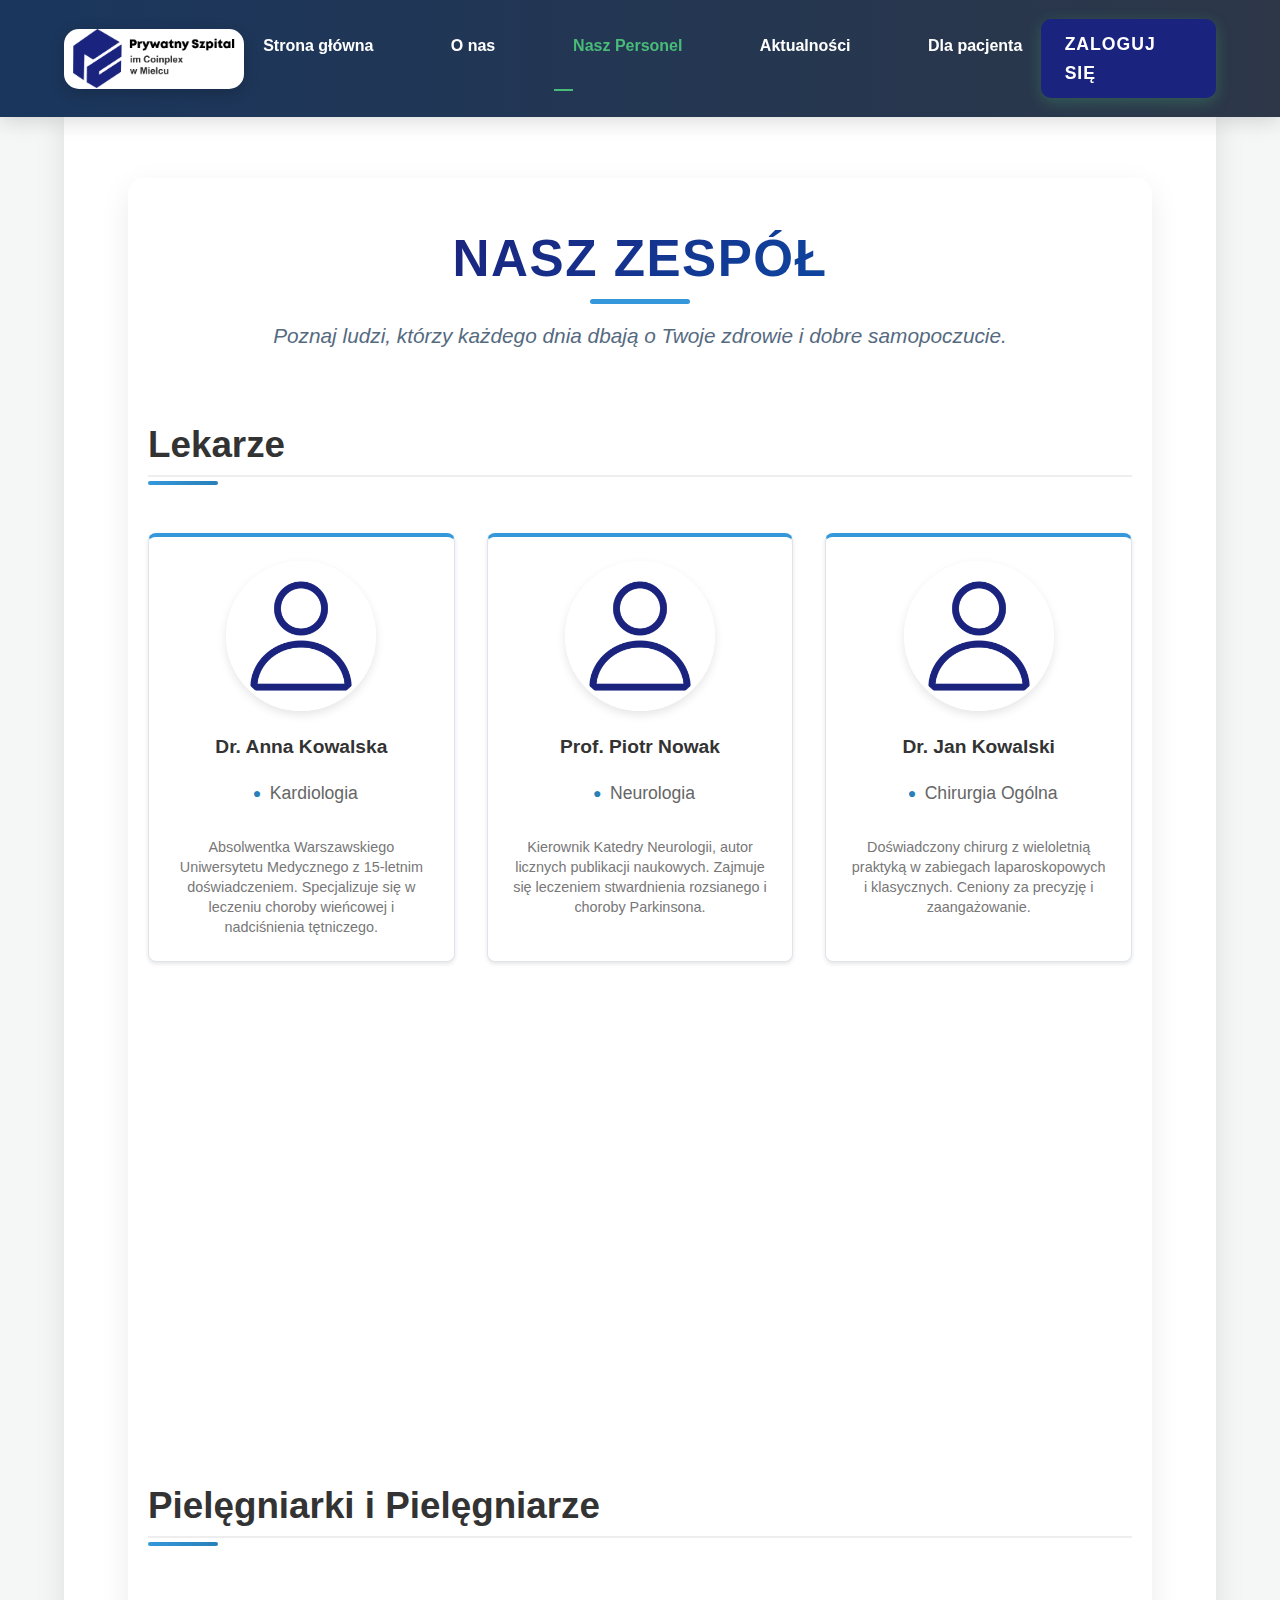
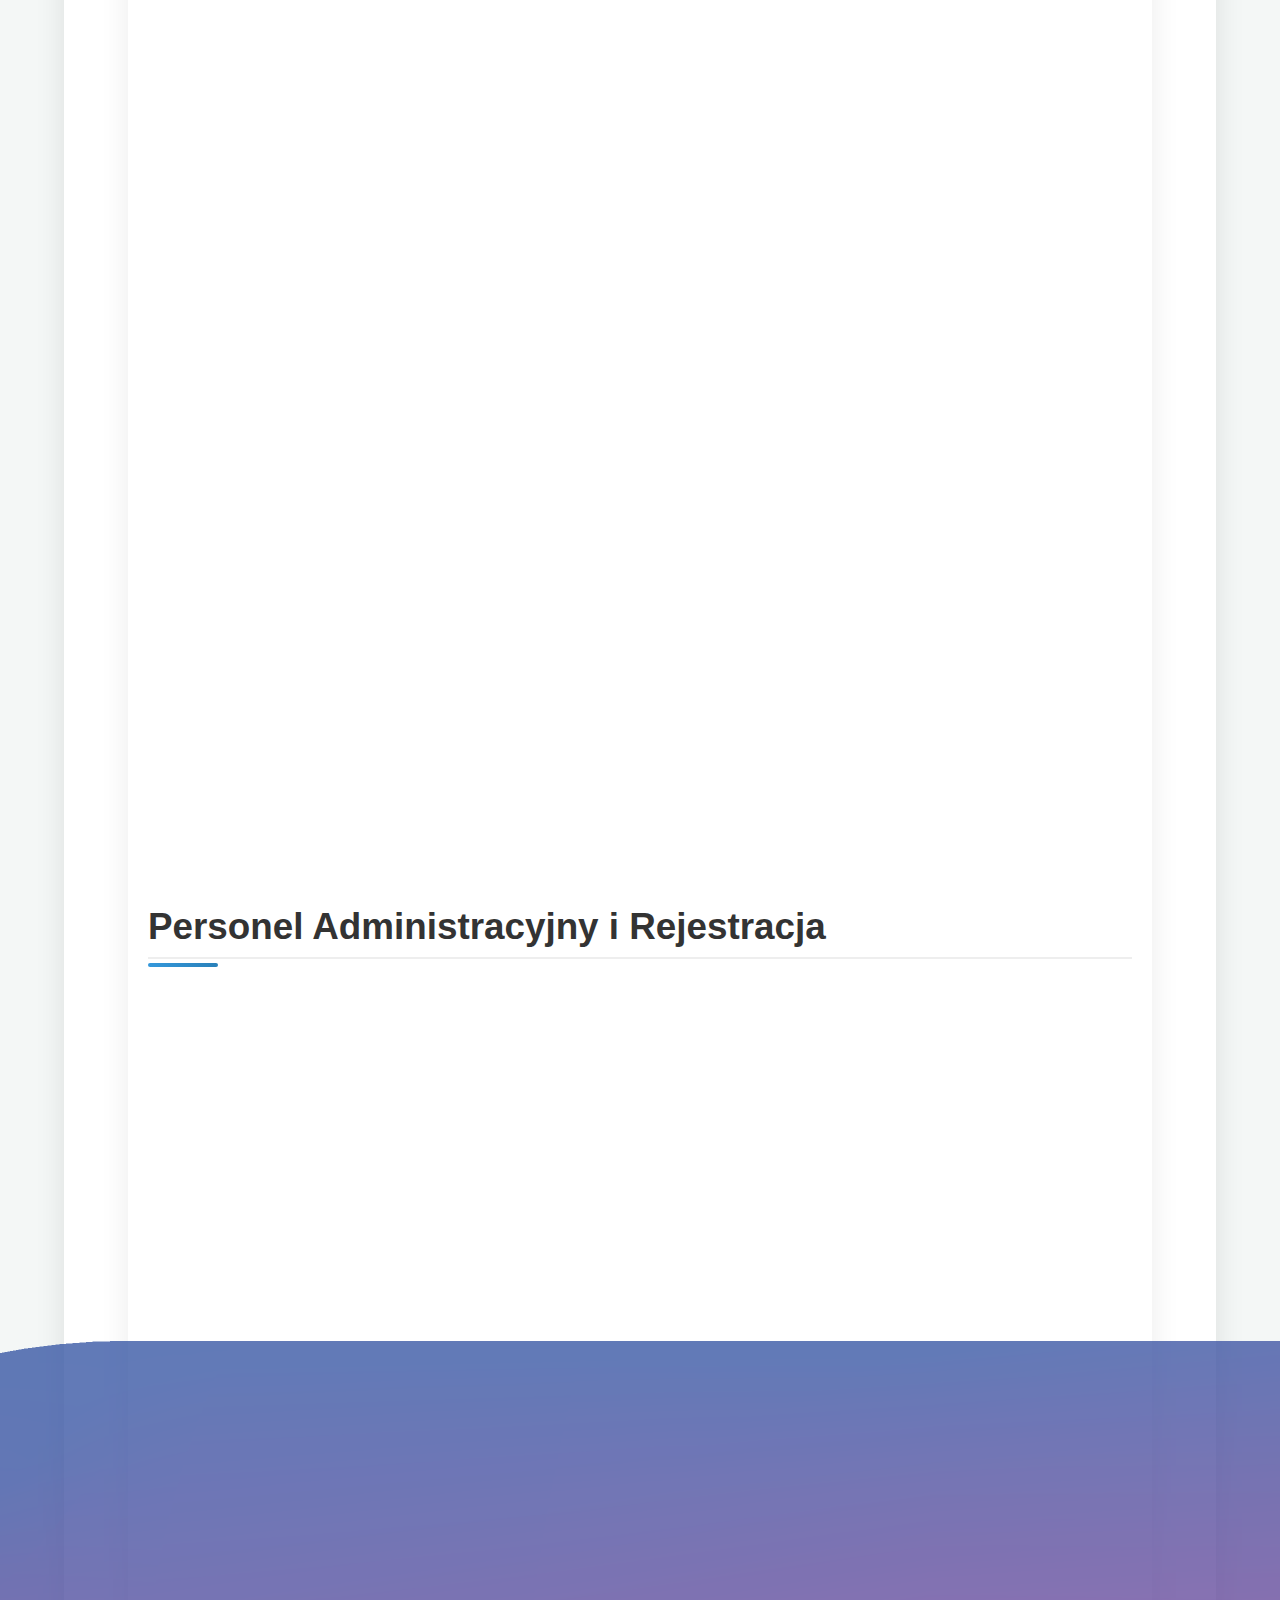
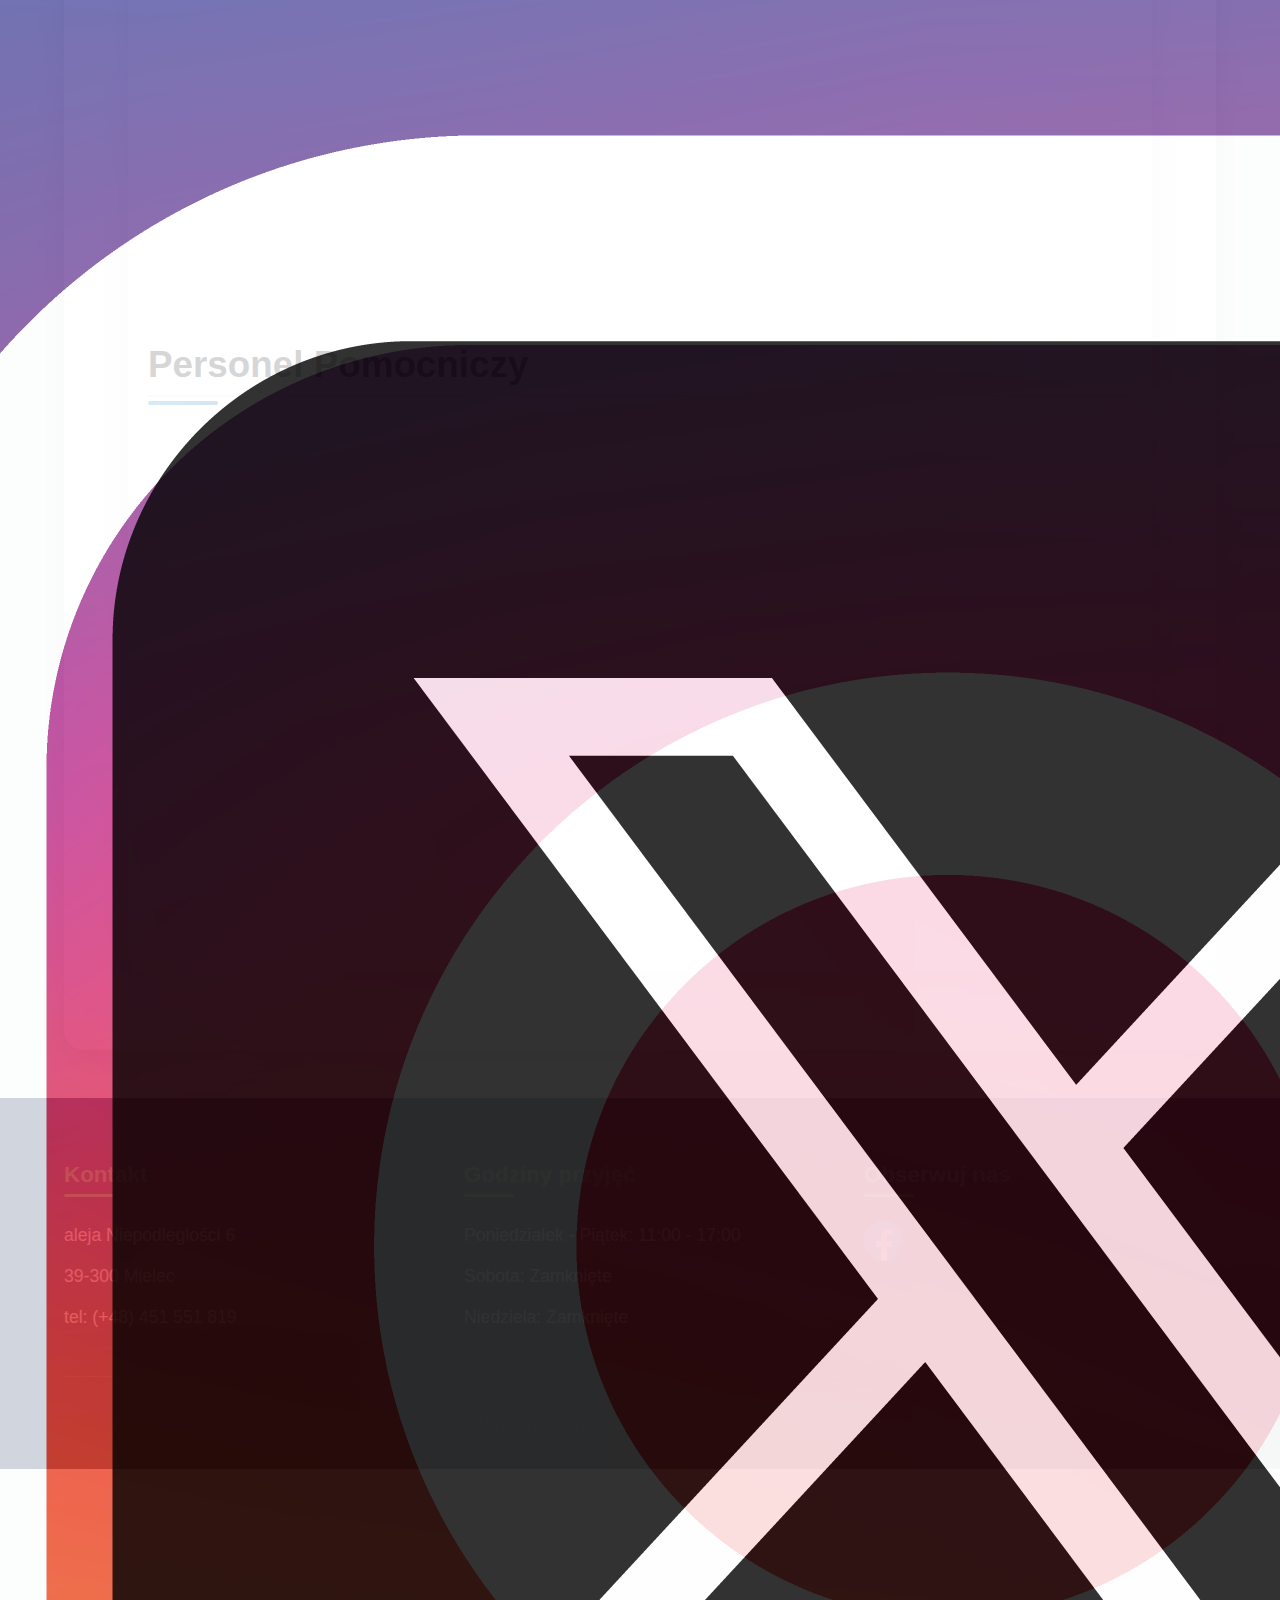
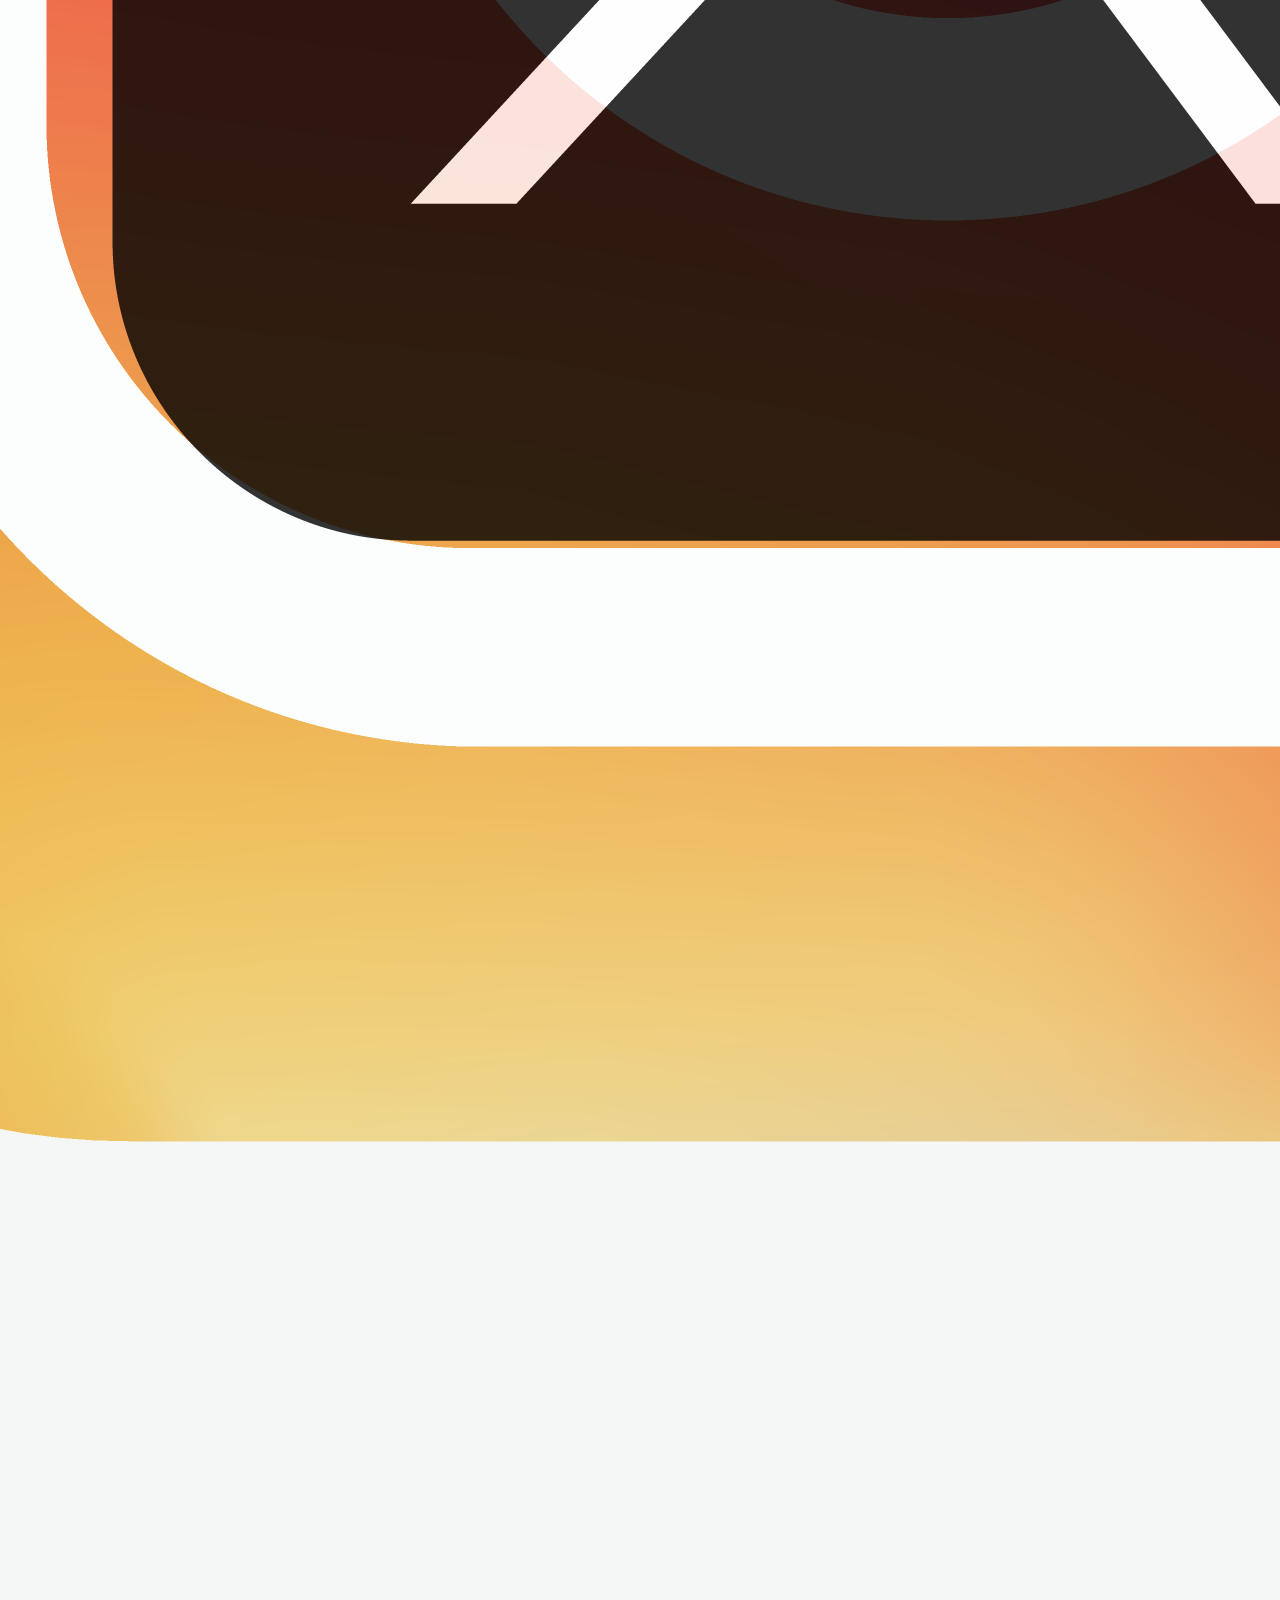
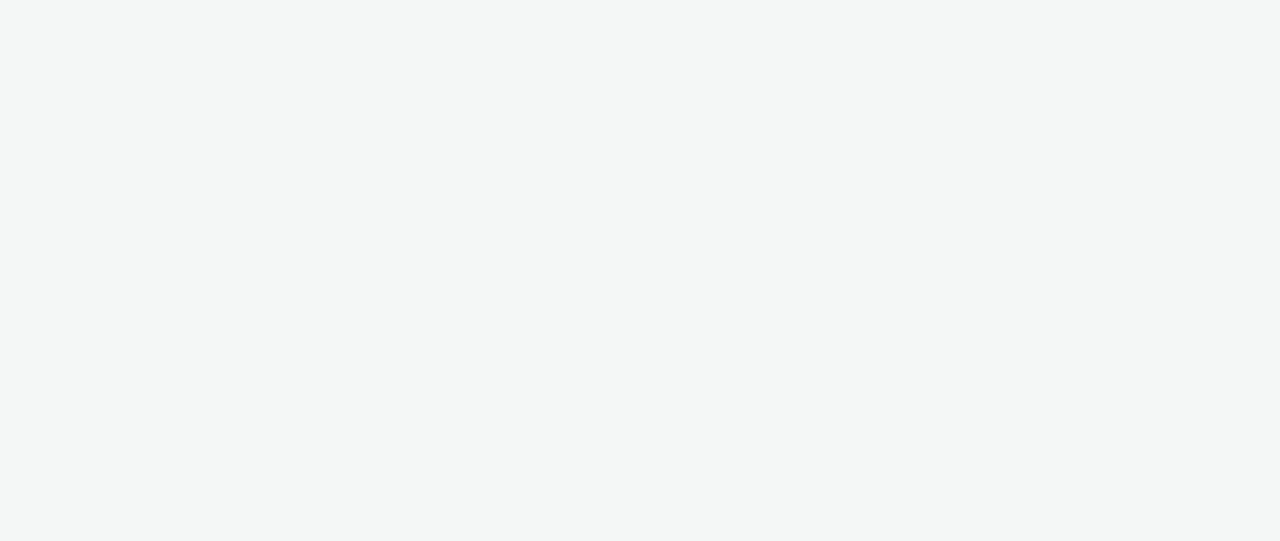
<file: personel.html>
<!DOCTYPE html>
<html lang="pl">
<head>
    <meta charset='utf-8'>
    <meta http-equiv='X-UA-Compatible' content='IE=edge'>
    <title>Szpital - Nasz Personel</title>
    <meta name='viewport' content='width=device-width, initial-scale=1'>
    <link rel="icon" type="image/png" href="img/logo/icon.png">
    <link rel='stylesheet' type='text/css' media='screen' href='main.css'>
    <link rel='stylesheet' type='text/css' media='screen' href='css/personel.css'>
</head>
<body class="personel-page">
    <header class="header">
        <div class="logo">
            <img src="img/logo/logo.png" alt="Logo Szpitala">
        </div>
        <nav class="main-nav">
            <ul>
                <li><a href="index.html">Strona główna</a></li>
                <li><a href="o-nas.html">O nas</a></li>
                <li><a href="personel.html" class="active">Nasz Personel</a></li> <!-- Dodano link i oznaczono jako aktywny -->
                <li><a href="aktualnosci.html">Aktualności</a></li>
                <li><a href="dla-pacjenta.html">Dla pacjenta</a></li>
            </ul>
        </nav>
        <div class="login-button">
            <a href="logowanie.php" class="btn-login">Zaloguj się</a>
        </div>
    </header>

    <main class="main-content">
        <section class="personel-section">
            <h1>Nasz Zespół</h1>
            <p class="page-subtitle">Poznaj ludzi, którzy każdego dnia dbają o Twoje zdrowie i dobre samopoczucie.</p>

            <div class="personel-category">
                <h2>Lekarze</h2>
                <div class="staff-grid">
                    <!-- Przykładowa karta lekarza - dane będą pobierane dynamicznie -->
                    <div class="staff-card">
                        <img src="img/about-us/placeholder-user.png" alt="Lekarz">
                        <h3>Dr. Anna Kowalska</h3>
                        <p class="position-specialty">Kardiologia</p>
                        <p class="details">Absolwentka Warszawskiego Uniwersytetu Medycznego z 15-letnim doświadczeniem. Specjalizuje się w leczeniu choroby wieńcowej i nadciśnienia tętniczego.</p>
                    </div>
                    <div class="staff-card">
                        <img src="img/about-us/placeholder-user.png" alt="Lekarz">
                        <h3>Prof. Piotr Nowak</h3>
                        <p class="position-specialty">Neurologia</p>
                        <p class="details">Kierownik Katedry Neurologii, autor licznych publikacji naukowych. Zajmuje się leczeniem stwardnienia rozsianego i choroby Parkinsona.</p>
                    </div>
                    <div class="staff-card">
                        <img src="img/about-us/placeholder-user.png" alt="Lekarz">
                        <h3>Dr. Jan Kowalski</h3>
                        <p class="position-specialty">Chirurgia Ogólna</p>
                        <p class="details">Doświadczony chirurg z wieloletnią praktyką w zabiegach laparoskopowych i klasycznych. Ceniony za precyzję i zaangażowanie.</p>
                    </div>
                    <div class="staff-card">
                        <img src="img/about-us/placeholder-user.png" alt="Lekarz">
                        <h3>Dr. Ewa Malinowska</h3>
                        <p class="position-specialty">Pediatria</p>
                        <p class="details">Specjalistka chorób dziecięcych z doskonałym podejściem do małych pacjentów. Koncentruje się na profilaktyce i wczesnej diagnostyce.</p>
                    </div>
                    <div class="staff-card">
                        <img src="img/about-us/placeholder-user.png" alt="Lekarz">
                        <h3>Dr n. med. Adam Lekarski</h3>
                        <p class="position-specialty">Kardiologia</p>
                        <p class="details">Doświadczony kardiolog, specjalizujący się w nowoczesnych metodach diagnostyki i leczenia chorób serca.</p>
                    </div>
                    <div class="staff-card">
                        <img src="img/about-us/placeholder-user.png" alt="Lekarz">
                        <h3>Lek. med. Ewa Doktorek</h3>
                        <p class="position-specialty">Pediatria</p>
                        <p class="details">Lekarz pediatra z powołania, zawsze znajdująca czas dla swoich małych pacjentów i ich rodziców.</p>
                    </div>
                    <!-- Więcej kart lekarzy zostanie dodanych dynamicznie -->
                </div>
            </div>

            <div class="personel-category">
                <h2>Pielęgniarki i Pielęgniarze</h2>
                <div class="staff-grid">
                    <!-- Przykładowa karta pielęgniarki -->
                    <div class="staff-card">
                        <img src="img/about-us/placeholder-user.png" alt="Pielęgniarka">
                        <h3>Maria Wiśniewska</h3>
                        <p class="position-specialty">Pielęgniarka Oddziałowa</p>
                        <p class="details">Doświadczona pielęgniarka z pasją do opieki nad pacjentami. Dba o komfort i bezpieczeństwo na oddziale wewnętrznym.</p>
                    </div>
                    <div class="staff-card">
                        <img src="img/about-us/placeholder-user.png" alt="Pielęgniarz">
                        <h3>Tomasz Zając</h3>
                        <p class="position-specialty">Pielęgniarz Anestezjologiczny</p>
                        <p class="details">Specjalista w dziedzinie anestezjologii, asystuje przy operacjach i dba o pacjentów w okresie okołooperacyjnym.</p>
                    </div>
                    <div class="staff-card">
                        <img src="img/about-us/placeholder-user.png" alt="Pielęgniarka">
                        <h3>Alicja Bednarek</h3>
                        <p class="position-specialty">Pielęgniarka Pediatryczna</p>
                        <p class="details">Ciepła i empatyczna, specjalizuje się w opiece nad noworodkami i dziećmi starszymi. Prowadzi edukację dla rodziców.</p>
                    </div>
                    <div class="staff-card">
                        <img src="img/about-us/placeholder-user.png" alt="Pielęgniarz">
                        <h3>Krzysztof Wójcik</h3>
                        <p class="position-specialty">Pielęgniarz Ratunkowy</p>
                        <p class="details">Dynamiczny i opanowany, pracuje na Szpitalnym Oddziale Ratunkowym, niosąc pomoc w nagłych przypadkach.</p>
                    </div>
                    <div class="staff-card">
                        <img src="img/about-us/placeholder-user.png" alt="Pielęgniarka">
                        <h3>Katarzyna Pielęgniarka</h3>
                        <p class="position-specialty">Pielęgniarka Oddziałowa</p>
                        <p class="details">Odpowiedzialna za organizację pracy pielęgniarskiej na oddziale oraz bezpośrednią opiekę nad pacjentami.</p>
                    </div>
                    <!-- Więcej kart pielęgniarek zostanie dodanych dynamicznie -->
                </div>
            </div>

            <div class="personel-category">
                <h2>Personel Administracyjny i Rejestracja</h2>
                <div class="staff-grid">
                     <div class="staff-card">
                        <img src="img/about-us/placeholder-user.png" alt="Pracownik administracji">
                        <h3>Katarzyna Lewandowska</h3>
                        <p class="position-specialty">Kierownik Rejestracji</p>
                        <p class="details">Odpowiada za sprawną organizację pracy rejestracji i obsługę pacjentów.</p>
                    </div>
                    <div class="staff-card">
                        <img src="img/about-us/placeholder-user.png" alt="Pracownik administracji">
                        <h3>Andrzej Sokołowski</h3>
                        <p class="position-specialty">Specjalista ds. Kadr i Płac</p>
                        <p class="details">Zarządza dokumentacją pracowniczą i sprawami płacowymi, dbając o formalności.</p>
                    </div>
                    <div class="staff-card">
                        <img src="img/about-us/placeholder-user.png" alt="Pracownik administracji">
                        <h3>Joanna Michalska</h3>
                        <p class="position-specialty">Recepcjonistka</p>
                        <p class="details">Pierwszy kontakt dla pacjentów, udziela informacji i kieruje do odpowiednich specjalistów.</p>
                    </div>
                    <div class="staff-card">
                        <img src="img/about-us/placeholder-user.png" alt="Pracownik administracji">
                        <h3>Barbara Rejestratorka</h3>
                        <p class="position-specialty">Starsza Rejestratorka Medyczna</p>
                        <p class="details">Z wieloletnim doświadczeniem, dba o prawidłowy obieg dokumentacji medycznej i sprawną obsługę pacjentów w rejestracji.</p>
                    </div>
                    <!-- Więcej kart personelu administracyjnego zostanie dodanych dynamicznie -->
                </div>
            </div>

            <div class="personel-category">
                <h2>Personel Pomocniczy</h2>
                <div class="staff-grid">
                    <div class="staff-card">
                        <img src="img/about-us/placeholder-user.png" alt="Pracownik pomocniczy">
                        <h3>Barbara Szymańska</h3>
                        <p class="position-specialty">Koordynator Służby Pięter</p>
                        <p class="details">Dba o czystość i porządek w całym szpitalu, zapewniając komfortowe warunki dla pacjentów i personelu.</p>
                    </div>
                    <div class="staff-card">
                        <img src="img/about-us/placeholder-user.png" alt="Pracownik pomocniczy">
                        <h3>Marek Grabowski</h3>
                        <p class="position-specialty">Technik Konserwator</p>
                        <p class="details">Odpowiada za sprawność techniczną urządzeń i instalacji w szpitalu.</p>
                    </div>
                    <!-- Więcej kart personelu pomocniczego zostanie dodanych dynamicznie -->
                </div>
            </div>

        </section>
    </main>

    <footer class="footer">
        <div class="footer-content">
            <div class="footer-section">
                <h3>Kontakt</h3>
                <p>aleja Niepodległości 6</p>
                <p>39-300 Mielec</p>
                <p>tel: (+48) 451 551 819</p>
            </div>
            <div class="footer-section">
                <h3>Godziny przyjęć</h3>
                <p>Poniedziałek - Piątek: 11:00 - 17:00</p>
                <p>Sobota: Zamknięte</p>
                <p>Niedziela: Zamknięte</p>
            </div>
            <div class="footer-section">
                <h3>Obserwuj nas</h3>
                <div class="social-links">
                    <a href="#" target="_blank" title="Facebook"><img src="img/social/facebook.png" alt="Facebook"></a>
                    <a href="#" target="_blank" title="Instagram"><img src="img/social/instagram.png" alt="Instagram"></a>
                    <a href="#" target="_blank" title="Twitter"><img src="img/social/twitter.png" alt="Twitter"></a>
                </div>
            </div>
        </div>
        <div class="footer-bottom">
            <p>&copy; 2025 Prywatny Szpital im. Coinplex. Wszelkie prawa zastrzeżone.</p>
        </div>
    </footer>
    <script src="js/personel.js"></script>
</body>
</html>
</file>
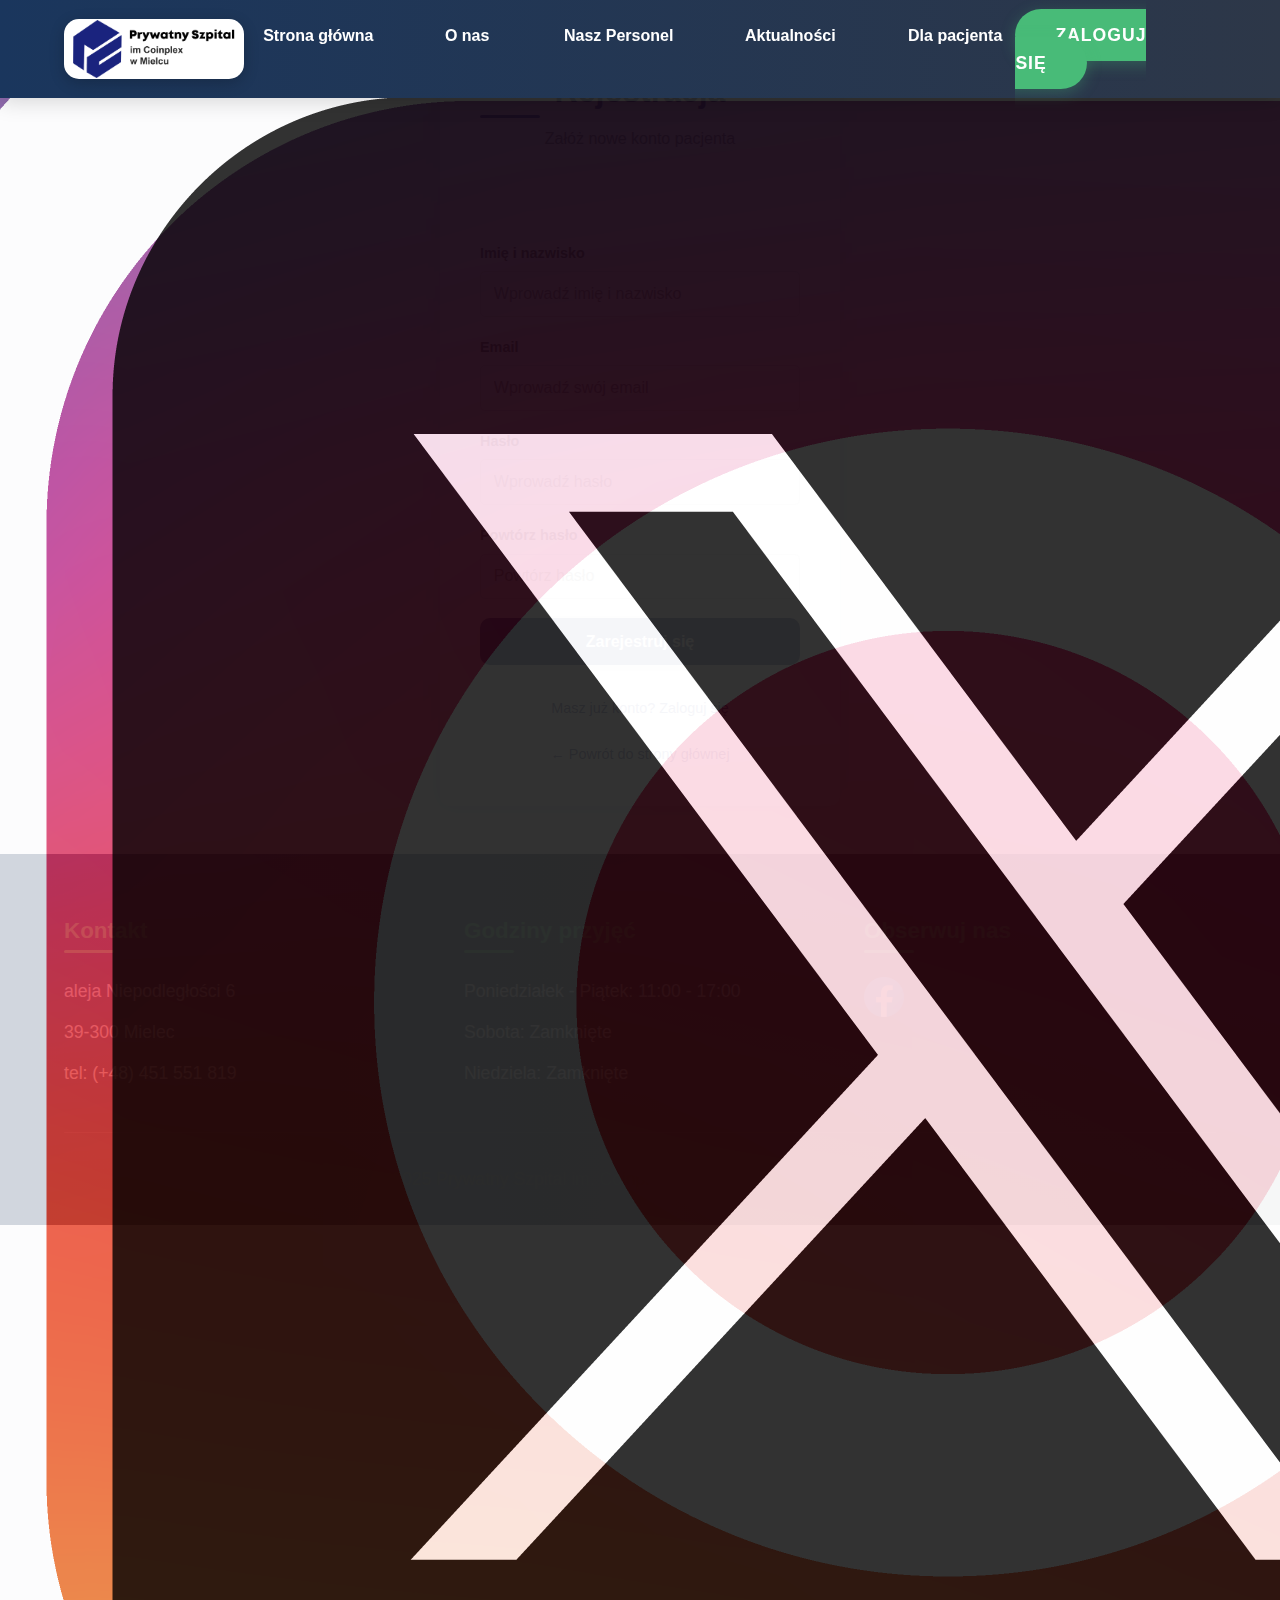
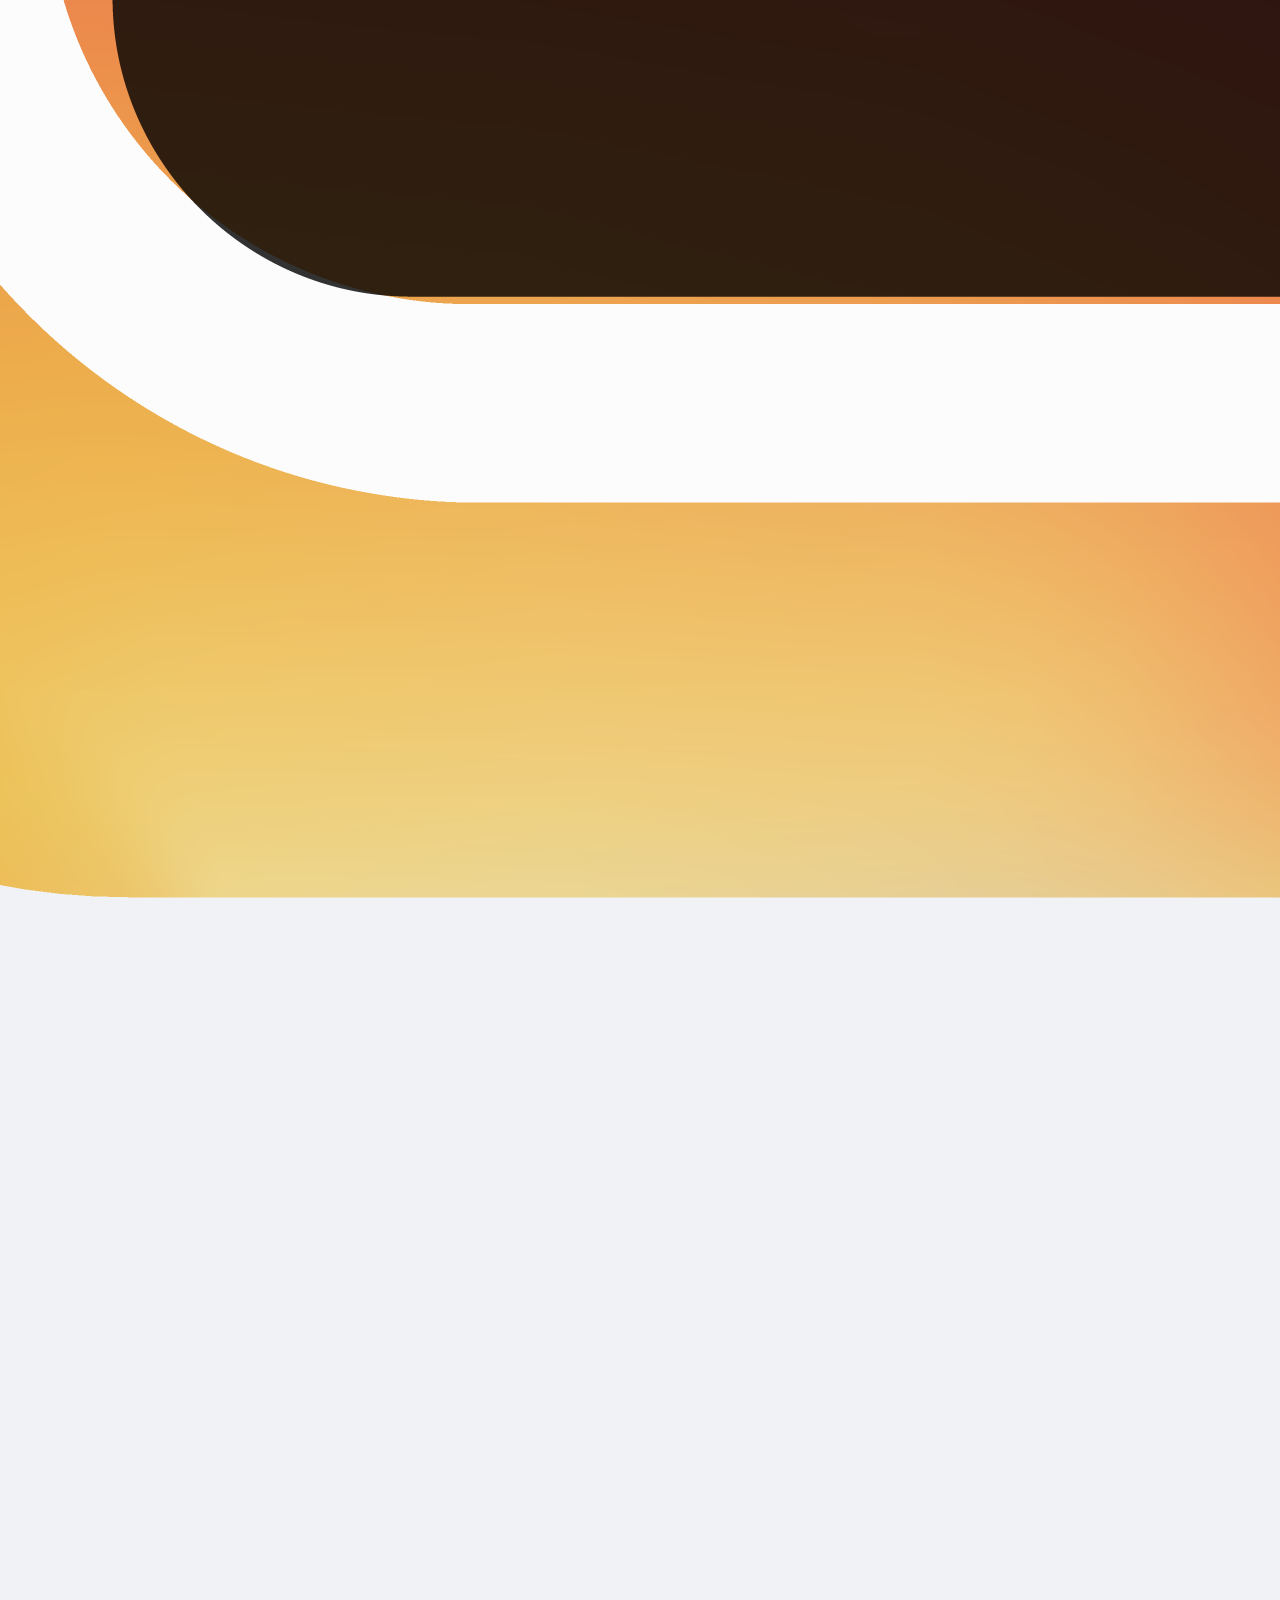
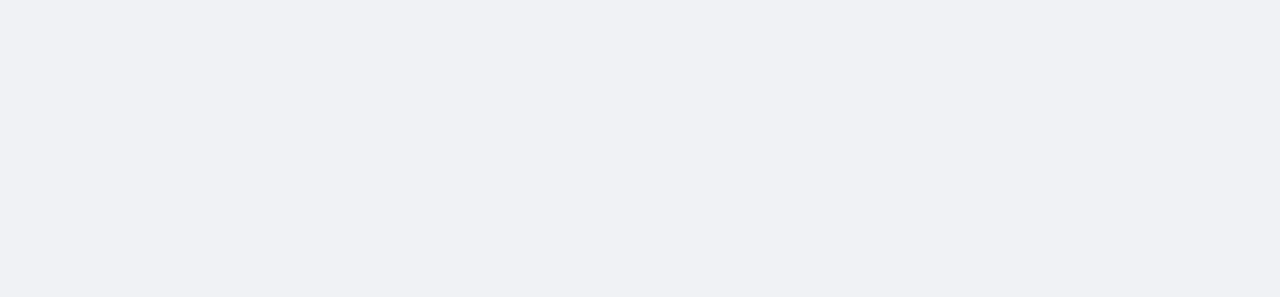
<file: rejestracja.html>
<!DOCTYPE html>
<html lang="pl">
<head>
    <meta charset='utf-8'>
    <meta http-equiv='X-UA-Compatible' content='IE=edge'>
    <title>Szpital - Rejestracja</title>
    <meta name='viewport' content='width=device-width, initial-scale=1'>
    <link rel="icon" type="image/png" href="img/logo/icon.png">
    <link rel='stylesheet' type='text/css' media='screen' href='main.css'>
    <link rel="stylesheet" href="css/login.css">
</head>
<body>
    <header class="header">
        <div class="logo">
            <img src="img/logo/logo.png" alt="Logo Szpitala">
        </div>
        <nav class="main-nav">
            <ul>
                <li><a href="index.html">Strona główna</a></li>
                <li><a href="o-nas.html">O nas</a></li>
                <li><a href="personel.html">Nasz Personel</a></li>
                <li><a href="aktualnosci.php">Aktualności</a></li>
                <li><a href="dla-pacjenta.html">Dla pacjenta</a></li>
            </ul>
        </nav>
        <div class="login-button">
            <a href="logowanie.php" class="btn-login">Zaloguj się</a>
        </div>
    </header>

    <div class="login-container">
        <div class="login-header">
            <h2>Rejestracja</h2>
            <p>Załóż nowe konto pacjenta</p>
        </div><br>
        <form class="login-form">
            <div class="form-group">
                <label for="name">Imię i nazwisko</label>
                <input type="text" id="name" name="name" required placeholder="Wprowadź imię i nazwisko">
            </div>
            <div class="form-group">
                <label for="email">Email</label>
                <input type="email" id="email" name="email" required placeholder="Wprowadź swój email">
            </div>
            <div class="form-group">
                <label for="password">Hasło</label>
                <input type="password" id="password" name="password" required placeholder="Wprowadź hasło">
            </div>
            <div class="form-group">
                <label for="password-repeat">Powtórz hasło</label>
                <input type="password" id="password-repeat" name="password-repeat" required placeholder="Powtórz hasło">
            </div>
            <button type="submit" class="form-login-button">Zarejestruj się</button>
            <div class="login-links">
                <a href="logowanie.html">Masz już konto? Zaloguj się</a>
            </div>
        </form>
        <a href="index.html" class="back-to-home">← Powrót do strony głównej</a>
    </div>

    <footer class="footer">
        <div class="footer-content">
            <div class="footer-section">
                <h3>Kontakt</h3>
                <p>aleja Niepodległości 6</p>
                <p>39-300 Mielec</p>
                <p>tel: (+48) 451 551 819</p>
            </div>
            <div class="footer-section">
                <h3>Godziny przyjęć</h3>
                <p>Poniedziałek - Piątek: 11:00 - 17:00</p>
                <p>Sobota: Zamknięte</p>
                <p>Niedziela: Zamknięte</p>
            </div>
            <div class="footer-section">
                <h3>Obserwuj nas</h3>
                <div class="social-links">
                    <a href="#" target="_blank" title="Facebook"><img src="img/social/facebook.png" alt="Facebook"></a>
                    <a href="#" target="_blank" title="Instagram"><img src="img/social/instagram.png" alt="Instagram"></a>
                    <a href="#" target="_blank" title="Twitter"><img src="img/social/twitter.png" alt="Twitter"></a>
                </div>
            </div>
        </div>
        <div class="footer-bottom">
            <p>&copy; 2025 Prywatny Szpital im. Coinplex. Wszelkie prawa zastrzeżone.</p>
        </div>
    </footer>
</body>
</html>
</file>
<file: main.css>
:root {
    /* Kolory */
    --primary-color: #1a237e;
    --secondary-color: #0d47a1;
    --accent-color: #2962ff;
    --text-color: #2c3e50;
    --light-gray: #f8f9fa;
    --white: #ffffff;
    --black: #000000;
    --gradient-primary: linear-gradient(135deg, var(--primary-color), var(--secondary-color));
    
    /* Typografia */
    --font-family: 'Roboto', sans-serif;
    --font-size-base: 16px;
    --line-height-base: 1.6;
    
    /* Spacing */
    --spacing-xs: 0.25rem;
    --spacing-sm: 0.5rem;
    --spacing-md: 1rem;
    --spacing-lg: 2rem;
    --spacing-xl: 3rem;
    
    /* Border Radius */
    --border-radius-sm: 4px;
    --border-radius-md: 8px;
    --border-radius-lg: 16px;
    
    /* Transitions */
    --transition-fast: 0.2s ease;
    --transition-normal: 0.3s ease;
    --transition-slow: 0.5s ease;
    
    /* Container */
    --container-max-width: 1200px;
    --container-padding: var(--spacing-md);
    
    /* Shadows */
    --shadow-sm: 0 2px 4px rgba(0, 0, 0, 0.1);
    --shadow-md: 0 4px 6px rgba(0, 0, 0, 0.1);
    --shadow-lg: 0 10px 15px rgba(0, 0, 0, 0.1);
}

/* Reset & Base Styles */
*, *::before, *::after {
    box-sizing: border-box;
    margin: 0;
    padding: 0;
}

html {
    font-size: var(--font-size-base);
    scroll-behavior: smooth;
}

body {
    font-family: var(--font-family);
    line-height: var(--line-height-base);
    color: var(--text-color);
    background-color: var(--light-gray);
}

/* Container */
.container {
    width: 100%;
    max-width: var(--container-max-width);
    margin: 0 auto;
    padding: 0 var(--container-padding);
}

/* Typography */
h1, h2, h3, h4, h5, h6 {
    margin-bottom: var(--spacing-md);
    font-weight: 700;
    line-height: 1.2;
    color: var(--primary-color);
}

h1 { 
    font-size: 2.5rem;
    background: var(--gradient-primary);
    -webkit-background-clip: text;
    -webkit-text-fill-color: transparent;
    margin-bottom: var(--spacing-lg);
}

h2 { 
    font-size: 2rem;
    position: relative;
    padding-bottom: var(--spacing-sm);
}

h2::after {
    content: '';
    position: absolute;
    bottom: 0;
    left: 0;
    width: 60px;
    height: 3px;
    background: var(--gradient-primary);
    border-radius: var(--border-radius-sm);
}

h3 { font-size: 1.75rem; }
h4 { font-size: 1.5rem; }
h5 { font-size: 1.25rem; }
h6 { font-size: 1rem; }

p {
    margin-bottom: var(--spacing-md);
    color: var(--text-color);
}

a {
    color: var(--accent-color);
    text-decoration: none;
    transition: all var(--transition-fast);
}

a:hover {
    color: var(--primary-color);
}

/* Header */
.header {
    background-color: var(--white);
    box-shadow: var(--shadow-md);
    position: sticky;
    top: 0;
    z-index: 1000;
    padding: var(--spacing-sm) 0;
}

.header .container {
    display: flex;
    justify-content: space-between;
    align-items: center;
    padding: var(--spacing-md) var(--container-padding);
}

.logo {
    display: flex;
    align-items: center;
    gap: var(--spacing-sm);
    text-decoration: none;
}

.logo img {
    height: 50px;
    width: auto;
    transition: transform var(--transition-normal);
}

.logo:hover img {
    transform: scale(1.05);
}

.logo h1 {
    font-size: 1.5rem;
    margin: 0;
    background: var(--gradient-primary);
    -webkit-background-clip: text;
    -webkit-text-fill-color: transparent;
}

/* Navigation */
.main-nav {
    display: flex;
    align-items: center;
}

.nav-list {
    display: flex;
    list-style: none;
    gap: var(--spacing-lg);
}

.nav-list a {
    color: var(--text-color);
    font-weight: 500;
    padding: var(--spacing-sm) var(--spacing-md);
    border-radius: var(--border-radius-sm);
    transition: all var(--transition-fast);
    position: relative;
}

.nav-list a::after {
    content: '';
    position: absolute;
    bottom: 0;
    left: 50%;
    width: 0;
    height: 2px;
    background: var(--gradient-primary);
    transition: all var(--transition-normal);
    transform: translateX(-50%);
}

.nav-list a:hover::after,
.nav-list a.active::after {
    width: 80%;
}

.nav-list a:hover,
.nav-list a.active {
    color: var(--primary-color);
}

/* Login Button */
.btn-login {
    padding: 0.75rem 1.5rem;
    font-size: 1rem;
    font-weight: 600;
    text-transform: uppercase;
    letter-spacing: 0.5px;
    background-color: var(--secondary-color);
    color: var(--white);
    border: none;
    border-radius: var(--border-radius-md);
    box-shadow: var(--shadow-sm);
    transition: all var(--transition-normal);
}

.btn-login:hover {
    background-color: var(--primary-color);
    transform: translateY(-2px);
    box-shadow: var(--shadow-md);
}

.btn-login:active {
    transform: translateY(0);
    box-shadow: var(--shadow-sm);
}

/* Main Content */
.main-content {
    min-height: calc(100vh - 200px);
    padding: var(--spacing-xl) 0;
}

/* Footer */
.footer {
    background: var(--gradient-primary);
    color: var(--white);
    padding: var(--spacing-xl) 0 var(--spacing-md);
    margin-top: var(--spacing-xl);
}

.footer-content {
    display: grid;
    grid-template-columns: repeat(auto-fit, minmax(250px, 1fr));
    gap: var(--spacing-xl);
    margin-bottom: var(--spacing-xl);
}

.footer-section h3 {
    color: var(--white);
    margin-bottom: var(--spacing-md);
    position: relative;
    padding-bottom: var(--spacing-sm);
}

.footer-section h3::after {
    content: '';
    position: absolute;
    bottom: 0;
    left: 0;
    width: 40px;
    height: 2px;
    background-color: var(--white);
    border-radius: var(--border-radius-sm);
}

.footer-section a {
    color: var(--white);
    opacity: 0.8;
    transition: all var(--transition-fast);
    display: inline-block;
    margin-bottom: var(--spacing-xs);
}

.footer-section a:hover {
    opacity: 1;
    transform: translateX(5px);
}

.social-links {
    display: flex;
    gap: var(--spacing-md);
}

.social-links a {
    display: inline-flex;
    align-items: center;
    justify-content: center;
    width: 40px;
    height: 40px;
    background-color: rgba(255, 255, 255, 0.1);
    border-radius: 50%;
    transition: all var(--transition-normal);
}

.social-links a:hover {
    background-color: var(--white);
    color: var(--primary-color);
    transform: translateY(-3px);
}

.footer-bottom {
    text-align: center;
    padding-top: var(--spacing-md);
    border-top: 1px solid rgba(255, 255, 255, 0.1);
}

/* Responsive Design */
@media (max-width: 768px) {
    .header .container {
        flex-direction: column;
        gap: var(--spacing-md);
    }

    .nav-list {
        flex-direction: column;
        align-items: center;
        gap: var(--spacing-sm);
    }

    .footer-content {
        grid-template-columns: 1fr;
        gap: var(--spacing-lg);
    }
}

/* Utility Classes */
.visually-hidden {
    position: absolute;
    width: 1px;
    height: 1px;
    padding: 0;
    margin: -1px;
    overflow: hidden;
    clip: rect(0, 0, 0, 0);
    white-space: nowrap;
    border: 0;
}

/* Animations */
@keyframes fadeInUp {
    from {
        opacity: 0;
        transform: translateY(20px);
    }
    to {
        opacity: 1;
        transform: translateY(0);
    }
}

.animate-fadeInUp {
    animation: fadeInUp 0.5s ease-out forwards;
}

/* Przyciski - Style podstawowe */
button,
.btn {
    display: inline-flex;
    align-items: center;
    justify-content: center;
    padding: 0.75rem 1.5rem;
    font-size: 1rem;
    font-weight: 500;
    line-height: 1.5;
    text-align: center;
    text-decoration: none;
    vertical-align: middle;
    cursor: pointer;
    user-select: none;
    border: 2px solid transparent;
    border-radius: var(--border-radius-md);
    transition: all var(--transition-normal);
    background-color: var(--secondary-color);
    color: var(--white);
    box-shadow: var(--shadow-sm);
}

button:hover,
.btn:hover {
    background-color: var(--primary-color);
    transform: translateY(-2px);
    box-shadow: var(--shadow-md);
}

button:active,
.btn:active {
    transform: translateY(0);
    box-shadow: var(--shadow-sm);
}

/* Reset i podstawowe style */
* {
    margin: 0;
    padding: 0;
    box-sizing: border-box;
}

body {
    font-family: 'Arial', sans-serif;
    line-height: 1.6;
    color: #2d3748;
    background: linear-gradient(135deg, #ffffff 0%, #f7fafc 100%);
}

/* Header */
.header {
    background: linear-gradient(90deg, #1a365d 0%, #2d3748 100%);
    box-shadow: 0 4px 20px rgba(0,0,0,0.15);
    padding: 1.2rem 5%;
    display: flex;
    justify-content: space-between;
    align-items: center;
    position: fixed;
    width: 100%;
    top: 0;
    z-index: 1000;
}

.logo {
    display: flex;
    align-items: center;
    gap: 1.2rem;
}

.logo img {
    width: 180px;
    height: 60px;
    background-color: #ffffff;
    border-radius: 15px;
    box-shadow: 0 4px 15px rgba(0,0,0,0.2);
    object-fit: contain;
}

.logo h1 {
    color: #ffffff;
    font-size: 2rem;
    text-shadow: 2px 2px 4px rgba(0,0,0,0.2);
    font-weight: 700;
}

/* Nawigacja */
.main-nav ul {
    display: flex;
    list-style: none;
    gap: 2.5rem;
}

.main-nav a {
    text-decoration: none;
    color: #ffffff;
    font-weight: 600;
    padding: 0.7rem 1.2rem;
    transition: color 0.3s ease;
    position: relative;
}

.main-nav a::after {
    content: '';
    position: absolute;
    bottom: 0;
    left: 0;
    width: 100%;
    height: 2px;
    background: #48bb78;
    transform: scaleX(0);
    transition: transform 0.3s ease;
}

.main-nav a:hover::after,
.main-nav a.active::after {
    transform: scaleX(1);
}

.main-nav a:hover,
.main-nav a.active {
    color: #48bb78;
}

/* Przycisk logowania */
.btn-login {
    background: #48bb78;
    color: white;
    border: none;
    padding: 1rem 2.5rem;
    border-radius: 30px;
    font-size: 1.1rem;
    font-weight: 600;
    cursor: pointer;
    transition: all 0.3s ease;
    box-shadow: 0 4px 15px rgba(72, 187, 120, 0.3);
    text-transform: uppercase;
    letter-spacing: 1px;
}

.btn-login:hover {
    background: #38a169;
    transform: translateY(-2px);
}

/* Główna zawartość */
.main-content {
    margin-top: 100px;
    min-height: calc(100vh - 100px - 300px);
    padding: 3rem 5%;
    background-color: #ffffff;
    box-shadow: 0 10px 30px rgba(0,0,0,0.1);
    margin-left: 5%;
    margin-right: 5%;
    border-radius: 20px;
    position: relative;
}

.main-content::before {
    content: '';
    position: absolute;
    top: 0;
    left: 0;
    width: 100%;
    height: 5px;
    background: linear-gradient(90deg, #48bb78, #1a365d);
}

/* Stopka */
.footer {
    background: linear-gradient(90deg, #1a365d 0%, #2d3748 100%);
    color: white;
    padding: 4rem 5% 1rem;
    margin-top: 3rem;
}

.footer-content {
    display: grid;
    grid-template-columns: repeat(auto-fit, minmax(250px, 1fr));
    gap: 3rem;
    margin-bottom: 2rem;
}

.footer-section h3 {
    margin-bottom: 1.5rem;
    font-size: 1.4rem;
    color: #48bb78;
    position: relative;
    padding-bottom: 0.5rem;
}

.footer-section h3::after {
    content: '';
    position: absolute;
    bottom: 0;
    left: 0;
    width: 50px;
    height: 3px;
    background: #48bb78;
    border-radius: 3px;
}

.footer-section p {
    margin-bottom: 0.8rem;
    color: #e2e8f0;
    font-size: 1.1rem;
}

.social-links {
    display: flex;
    gap: 1.5rem;
}

.social-links a {
    color: #e2e8f0;
    text-decoration: none;
    transition: color 0.3s ease;
    padding: 0.5rem 1rem;
    border-radius: 20px;
    background: rgba(255, 255, 255, 0.1);
}

.social-links a:hover {
    color: #48bb78;
}

.footer-bottom {
    text-align: center;
    padding-top: 2rem;
    border-top: 1px solid rgba(255,255,255,0.1);
    color: #e2e8f0;
    font-size: 1.1rem;
}

/* Responsywność */
@media (max-width: 768px) {
    .header {
        flex-direction: column;
        padding: 1.5rem;
    }

    .main-nav ul {
        flex-direction: column;
        text-align: center;
        gap: 1.5rem;
        margin: 1.5rem 0;
    }

    .login-button {
        margin-top: 1.5rem;
    }

    .main-content {
        margin-top: 250px;
        margin-left: 2%;
        margin-right: 2%;
        border-radius: 15px;
    }
}

/* Style dla strony logowania */
body {
    background: #f0f2f5;
}

/* Login Form Styles */
.login-container {
    max-width: 400px;
    margin: var(--spacing-xl) auto;
    padding: var(--spacing-xl);
    background-color: var(--white);
    border-radius: var(--border-radius-lg);
    box-shadow: var(--shadow-lg);
}

.login-header {
    text-align: center;
    margin-bottom: var(--spacing-xl);
}

.login-header h2 {
    margin-bottom: var(--spacing-sm);
}

.login-header p {
    color: var(--text-color);
    opacity: 0.8;
}

.login-form {
    display: flex;
    flex-direction: column;
    gap: var(--spacing-md);
}

.form-group {
    display: flex;
    flex-direction: column;
    gap: var(--spacing-xs);
}

.form-group label {
    font-weight: 500;
    color: var(--text-color);
}

.form-group input {
    padding: 0.75rem;
    border: 2px solid var(--light-gray);
    border-radius: var(--border-radius-md);
    font-size: 1rem;
    transition: all var(--transition-normal);
}

.form-group input:focus {
    outline: none;
    border-color: var(--accent-color);
    box-shadow: 0 0 0 3px rgba(41, 98, 255, 0.1);
}

.login-form .login-button {
    margin-top: var(--spacing-md);
}

.login-links {
    text-align: center;
    margin-top: var(--spacing-md);
}

.login-links a {
    display: block;
    margin-bottom: var(--spacing-xs);
    color: var(--accent-color);
    text-decoration: none;
    transition: all var(--transition-fast);
}

.login-links a:hover {
    color: var(--primary-color);
    text-decoration: underline;
}

.back-to-home {
    display: block;
    text-align: center;
    margin-top: var(--spacing-lg);
    color: var(--text-color);
    text-decoration: none;
    transition: all var(--transition-fast);
}

.back-to-home:hover {
    color: var(--primary-color);
    transform: translateX(-5px);
}

.our-doctors {
    display: flex;
    flex-direction: column;
    align-items: center;
    padding: 4rem;
    max-width: 1600px;
    margin: 0 auto;
    position: relative;
}

.doctors-grid {
    display: grid;
    grid-template-columns: repeat(auto-fit, minmax(380px, 1fr));
    gap: 3.5rem;
    width: 100%;
    margin-top: 2rem;
}

.section-header {
    text-align: center;
    margin-bottom: 2rem;
    position: relative;
    width: 100%;
    padding: 0 2rem;
}

.section-header h2 {
    font-size: 2.8rem;
    color: #1a365d;
    font-weight: 800;
    margin-bottom: 1.5rem;
    position: relative;
    text-transform: uppercase;
    letter-spacing: 1px;
    text-align: center;
}

.section-header h2::after {
    content: '';
    position: absolute;
    bottom: -15px;
    left: 50%;
    transform: translateX(-50%);
    width: 100px;
    height: 4px;
    background: linear-gradient(90deg, #48bb78, #1a365d);
    border-radius: 2px;
}

.section-subtitle {
    color: #4a5568;
    font-size: 1.3rem;
    margin-top: 2rem;
    font-weight: 500;
    max-width: 600px;
    margin-left: auto;
    margin-right: auto;
    line-height: 1.6;
    text-align: center;
}

/* Responsywność dla nagłówka sekcji */
@media (max-width: 768px) {
    .our-doctors {
        padding: 2rem;
    }

    .doctors-grid {
        gap: 2.5rem;
    }

    .section-header {
        margin-bottom: 2rem;
        padding: 0 1rem;
    }

    .section-header h2 {
        font-size: 2.2rem;
    }

    .section-subtitle {
        font-size: 1.1rem;
        padding: 0 1rem;
    }
}

.doctor-card {
    background: #ffffff;
    border-radius: 20px;
    box-shadow: 0 15px 35px rgba(0, 0, 0, 0.05);
    padding: 2.5rem;
    transition: all 0.5s cubic-bezier(0.4, 0, 0.2, 1);
    display: flex;
    flex-direction: column;
    align-items: center;
    position: relative;
    overflow: hidden;
    border: 1px solid rgba(72, 187, 120, 0.1);
}

.doctor-card::before {
    content: '';
    position: absolute;
    top: 0;
    left: 0;
    width: 100%;
    height: 6px;
    background: linear-gradient(90deg, #48bb78, #1a365d);
    opacity: 0;
    transition: opacity 0.3s ease;
}

.doctor-card:hover::before {
    opacity: 1;
}

.doctor-card:hover {
    transform: translateY(-15px) scale(1.02);
    box-shadow: 0 20px 45px rgba(0, 0, 0, 0.1);
    border-color: rgba(72, 187, 120, 0.3);
}

.doctor-card img {
    width: 200px;
    height: 200px;
    object-fit: cover;
    border-radius: 50%;
    margin-bottom: 2rem;
    border: 5px solid #ffffff;
    box-shadow: 0 10px 25px rgba(0, 0, 0, 0.1);
    transition: all 0.5s cubic-bezier(0.4, 0, 0.2, 1);
    position: relative;
}

.doctor-card img::after {
    content: '';
    position: absolute;
    top: -5px;
    left: -5px;
    right: -5px;
    bottom: -5px;
    border-radius: 50%;
    background: linear-gradient(45deg, #48bb78, #1a365d);
    z-index: -1;
    opacity: 0;
    transition: opacity 0.3s ease;
}

.doctor-card:hover img {
    transform: scale(1.08);
    border-color: #48bb78;
    box-shadow: 0 15px 35px rgba(72, 187, 120, 0.2);
}

.doctor-card h3 {
    color: #1a365d;
    font-size: 1.5rem;
    margin: 0.5rem 0;
    text-align: center;
    font-weight: 700;
    letter-spacing: 0.5px;
    position: relative;
    padding-bottom: 0.5rem;
}

.doctor-card h3::after {
    content: '';
    position: absolute;
    bottom: 0;
    left: 50%;
    transform: translateX(-50%);
    width: 50px;
    height: 2px;
    background: #48bb78;
    transition: width 0.3s ease;
}

.doctor-card:hover h3::after {
    width: 100px;
}

.doctor-card .specialization {
    color: #48bb78;
    font-weight: 600;
    text-align: center;
    margin: 1rem 0 1.5rem;
    font-size: 1.2rem;
    padding: 0.7rem 2rem;
    background: rgba(72, 187, 120, 0.08);
    border-radius: 30px;
    transition: all 0.3s ease;
    border: 1px solid rgba(72, 187, 120, 0.1);
}

.doctor-card:hover .specialization {
    background: rgba(72, 187, 120, 0.12);
    transform: translateY(-2px);
    box-shadow: 0 5px 15px rgba(72, 187, 120, 0.1);
}

.doctor-card p:last-child {
    color: #4a5568;
    font-size: 1.05rem;
    line-height: 1.8;
    text-align: center;
    margin-top: 1rem;
    padding: 0 1rem;
    position: relative;
}

/* Responsywność dla mniejszych ekranów */
@media (max-width: 768px) {
    .doctor-card {
        padding: 2rem;
    }

    .doctor-card img {
        width: 160px;
        height: 160px;
    }

    .doctor-card h3 {
        font-size: 1.3rem;
    }

    .doctor-card .specialization {
        font-size: 1.1rem;
        padding: 0.5rem 1.5rem;
    }

    .doctor-card p:last-child {
        font-size: 1rem;
        padding: 0;
    }
}

/* Patient Section Styles */
.patient-section {
    padding: var(--spacing-xl) 0;
    background-color: var(--white);
}

.patient-grid {
    display: grid;
    grid-template-columns: repeat(auto-fit, minmax(300px, 1fr));
    gap: var(--spacing-lg);
    margin-top: var(--spacing-xl);
}

.patient-card {
    background-color: var(--white);
    border-radius: var(--border-radius-lg);
    padding: var(--spacing-lg);
    box-shadow: var(--shadow-md);
    transition: all var(--transition-normal);
    position: relative;
    overflow: hidden;
}

.patient-card::before {
    content: '';
    position: absolute;
    top: 0;
    left: 0;
    width: 4px;
    height: 100%;
    background: var(--gradient-primary);
    transition: width var(--transition-normal);
}

.patient-card:hover {
    transform: translateY(-5px);
    box-shadow: var(--shadow-lg);
}

.patient-card:hover::before {
    width: 8px;
}

.patient-card h3 {
    margin-bottom: var(--spacing-md);
    color: var(--primary-color);
}

.patient-card p {
    color: var(--text-color);
    margin-bottom: var(--spacing-md);
    line-height: 1.6;
}

.patient-card .btn {
    width: 100%;
    margin-top: var(--spacing-md);
}

.info-list {
    list-style: none;
    margin: var(--spacing-lg) 0;
}

.info-list li {
    display: flex;
    align-items: center;
    gap: var(--spacing-md);
    padding: var(--spacing-md);
    background-color: var(--light-gray);
    border-radius: var(--border-radius-md);
    margin-bottom: var(--spacing-sm);
    transition: all var(--transition-normal);
}

.info-list li:hover {
    transform: translateX(5px);
    background-color: var(--white);
    box-shadow: var(--shadow-sm);
}

.info-list i {
    font-size: 1.5rem;
    color: var(--accent-color);
}

.info-list span {
    flex: 1;
    font-size: 1.1rem;
}

/* Responsive Design for Patient Section */
@media (max-width: 768px) {
    .patient-grid {
        grid-template-columns: 1fr;
        padding: 0 var(--spacing-sm);
    }

    .patient-card {
        max-width: 500px;
        margin: 0 auto;
    }

    .info-list li {
        padding: var(--spacing-sm);
    }
}

/* News Section Styles */
.news-section {
    padding: var(--spacing-xl) 0;
    background-color: var(--white);
}

.news-grid {
    display: grid;
    grid-template-columns: repeat(auto-fit, minmax(300px, 1fr));
    gap: var(--spacing-lg);
    margin-top: var(--spacing-xl);
}

.news-card {
    background-color: var(--white);
    border-radius: var(--border-radius-lg);
    overflow: hidden;
    box-shadow: var(--shadow-md);
    transition: all var(--transition-normal);
}

.news-card:hover {
    transform: translateY(-5px);
    box-shadow: var(--shadow-lg);
}

.news-image {
    position: relative;
    padding-top: 60%;
    overflow: hidden;
}

.news-image img {
    position: absolute;
    top: 0;
    left: 0;
    width: 100%;
    height: 100%;
    object-fit: cover;
    transition: transform var(--transition-normal);
}

.news-card:hover .news-image img {
    transform: scale(1.1);
}

.news-content {
    padding: var(--spacing-lg);
}

.news-date {
    color: var(--accent-color);
    font-size: 0.9rem;
    font-weight: 500;
    margin-bottom: var(--spacing-sm);
}

.news-title {
    font-size: 1.25rem;
    color: var(--primary-color);
    margin-bottom: var(--spacing-sm);
    line-height: 1.4;
}

.news-excerpt {
    color: var(--text-color);
    margin-bottom: var(--spacing-md);
    line-height: 1.6;
}

.news-link {
    display: inline-flex;
    align-items: center;
    color: var(--accent-color);
    font-weight: 500;
    text-decoration: none;
    transition: all var(--transition-normal);
}

.news-link::after {
    content: '→';
    margin-left: 0.5rem;
    transition: transform var(--transition-normal);
}

.news-link:hover {
    color: var(--primary-color);
}

.news-link:hover::after {
    transform: translateX(4px);
}

/* News Filter */
.news-filter {
    display: flex;
    flex-wrap: wrap;
    gap: var(--spacing-sm);
    margin-bottom: var(--spacing-xl);
    justify-content: center;
}

.news-filter button {
    padding: 0.5rem 1rem;
    font-size: 0.9rem;
    color: var(--text-color);
    background-color: var(--white);
    border: 2px solid var(--accent-color);
    border-radius: var(--border-radius-md);
    cursor: pointer;
    transition: all var(--transition-normal);
}

.news-filter button:hover,
.news-filter button.active {
    background-color: var(--accent-color);
    color: var(--white);
}

/* Responsive Design for News Section */
@media (max-width: 768px) {
    .news-grid {
        grid-template-columns: 1fr;
        padding: 0 var(--spacing-sm);
    }

    .news-card {
        max-width: 500px;
        margin: 0 auto;
    }

    .news-filter {
        padding: 0 var(--spacing-sm);
    }
}
</file>
<file: css/personel.css>
/* Ogólne ustawienia dla body strony personelu */
body.personel-page {
    font-family: Arial, "Helvetica Neue", Helvetica, sans-serif;
    background-color: #f4f7f6;
    color: #34495e;
    line-height: 1.6;
}

.personel-section {
    padding: 50px 20px;
    max-width: 1300px;
    margin: 30px auto;
    background-color: #ffffff;
    border-radius: 15px;
    box-shadow: 0 10px 30px rgba(0, 0, 0, 0.08);
    text-align: center;
}

/* Główny nagłówek strony (Nasz Zespół) */
.personel-section > h1 {
    display: inline-block;
    position: relative;
    color: #2c3e50;
    font-size: 3.2em;
    font-weight: 700;
    text-transform: uppercase;
    letter-spacing: 1.5px;
    margin-bottom: 15px;
    padding-bottom: 15px;
    background-color: transparent;
    border-radius: 0;
    box-shadow: none;
    padding-left: 0;
    padding-right: 0;
    padding-top: 0;
}

.personel-section > h1::after {
    content: '';
    position: absolute;
    left: 50%;
    transform: translateX(-50%);
    bottom: 0;
    width: 100px;
    height: 5px;
    background-color: #3498db;
    border-radius: 3px;
}

/* Podtytuł strony */
.personel-section .page-subtitle {
    margin-bottom: 70px;
    font-size: 1.3em;
    color: #556a7f;
    max-width: 800px;
    margin-left: auto;
    margin-right: auto;
    font-style: italic;
}

/* Kontener dla kategorii personelu */
.personel-category {
    margin-bottom: 70px;
    background-color: transparent;
    padding: 0;
    border-radius: 0;
    box-shadow: none;
}

/* Nagłówki kategorii */
.personel-category h2 {
    color: #3498db;
    border-bottom: none;
    padding-bottom: 0;
    margin-bottom: 35px;
    font-size: 2.3em;
    font-weight: 700;
    text-align: left;
    position: relative;
    padding-left: 0;
}

.personel-category h2::after {
    content: '';
    position: absolute;
    left: 0;
    bottom: -10px;
    width: 70px;
    height: 4px;
    background-image: linear-gradient(to right, #3498db, #2980b9);
    border-radius: 2px;
}

/* Siatka dla kart personelu */
.staff-grid {
    display: grid;
    grid-template-columns: repeat(auto-fill, minmax(320px, 1fr));
    gap: 35px;
}

/* Karta pojedynczego pracownika */
.staff-card {
    border: 1px solid #dde4eb;
    border-top: 4px solid #3498db;
    border-radius: 12px;
    padding: 25px;
    padding-top: 20px;
    background-color: #fdfdfd;
    box-shadow: 0 5px 15px rgba(0, 0, 0, 0.06);
    transition: transform 0.3s ease, box-shadow 0.3s ease, border-color 0.3s ease;
    display: flex;
    flex-direction: column;
    align-items: center;
    text-align: center;
    overflow: hidden;
}

.staff-card:hover {
    transform: translateY(-8px) scale(1.02);
    box-shadow: 0 10px 25px rgba(44, 62, 80, 0.12);
    border-color: #2980b9;
}

/* Zdjęcie pracownika */
.staff-card img {
    width: 130px;
    height: 130px;
    border-radius: 50%;
    object-fit: cover;
    margin-bottom: 20px;
    border: 4px solid #ffffff;
    box-shadow: 0 4px 10px rgba(0, 0, 0, 0.1);
    transition: transform 0.3s ease;
}

.staff-card:hover img {
    transform: scale(1.08);
}

/* Imię i nazwisko pracownika */
.staff-card h3 {
    margin-top: 0;
    margin-bottom: 8px;
    color: #2c3e50;
    font-size: 1.5em;
    font-weight: 600;
}

/* Stanowisko/Specjalizacja */
.staff-card .position-specialty {
    font-size: 1.1em;
    color: #3498db;
    margin-bottom: 15px;
    font-weight: 500;
    min-height: 2.2em;
    position: relative;
    padding-left: 25px;
    display: flex;
    align-items: center;
}

.staff-card .position-specialty::before {
    content: '\25CF';
    position: absolute;
    left: 8px;
    top: 50%;
    transform: translateY(-50%);
    color: #2980b9;
    font-size: 0.8em;
    line-height: 1;
    display: inline-block;
    vertical-align: middle;
}

/* Opis/detale */
.staff-card .details {
    font-size: 0.95em;
    color: #52667a;
    line-height: 1.7;
    flex-grow: 1;
    margin-bottom: 0;
}

/* Animacje dla kart personelu */
.staff-card {
    opacity: 0;
    transform: translateY(30px);
    transition: all 0.6s cubic-bezier(0.4, 0, 0.2, 1);
}

.staff-card.animate-in {
    opacity: 1;
    transform: translateY(0);
}

/* Przycisk powrotu na górę */
.back-to-top {
    position: fixed;
    bottom: 30px;
    right: 30px;
    width: 50px;
    height: 50px;
    border-radius: 50%;
    background: linear-gradient(145deg, #4a90e2, #357abd);
    color: white;
    border: none;
    cursor: pointer;
    display: flex;
    align-items: center;
    justify-content: center;
    font-size: 24px;
    opacity: 0;
    visibility: hidden;
    transform: translateY(20px);
    transition: all 0.3s ease;
    box-shadow: 0 4px 15px rgba(0, 0, 0, 0.2);
    z-index: 1000;
}

.back-to-top.show {
    opacity: 1;
    visibility: visible;
    transform: translateY(0);
}

.back-to-top:hover {
    transform: translateY(-5px);
    box-shadow: 0 6px 20px rgba(0, 0, 0, 0.3);
}

/* Responsywność */
@media (max-width: 992px) {
    .staff-grid {
        grid-template-columns: repeat(auto-fill, minmax(280px, 1fr));
        gap: 25px;
    }
    .personel-section > h1 {
        font-size: 2.6em;
    }
    .personel-category h2 {
        font-size: 1.9em;
    }
}

@media (max-width: 768px) {
    .staff-grid {
        grid-template-columns: 1fr;
    }

    .staff-card {
        max-width: 100%;
    }

    .back-to-top {
        bottom: 20px;
        right: 20px;
        width: 40px;
        height: 40px;
        font-size: 20px;
    }

    .personel-section > h1 {
        font-size: 2.2em;
    }
    .personel-category h2 {
        font-size: 1.7em;
        padding-left: 15px;
    }
    .personel-category h2::before {
        width: 5px;
    }
    .staff-card img {
        width: 120px;
        height: 120px;
    }
    .staff-card h3 {
        font-size: 1.3em;
    }
    .staff-card .position-specialty {
        font-size: 1em;
    }
}

@media (max-width: 576px) {
    .staff-grid {
        grid-template-columns: 1fr;
        gap: 20px;
    }
    .personel-section {
        padding: 30px 10px;
    }
    .personel-category {
        padding: 20px;
    }
    .personel-section > h1 {
        font-size: 2em;
    }
    .personel-section .page-subtitle {
        font-size: 1.1em;
        margin-bottom: 40px;
    }
    .personel-category h2 {
        font-size: 1.5em;
    }
}

/* Przycisk logowania */
.btn-login {
    background-color: #1a237e;
    color: white;
    padding: 0.7rem 1.5rem;
    border-radius: 10px;
    text-decoration: none;
    transition: background-color 0.3s ease, transform 0.2s ease-out, box-shadow 0.3s ease;
    display: inline-block;
}

.btn-login:hover {
    background-color: #0d1642;
    transform: translateY(-2px) scale(1.03);
    box-shadow: 0 4px 8px rgba(0, 0, 0, 0.15);
}

.loading {
    text-align: center;
    padding: 2rem;
    color: #666;
    font-style: italic;
    background: #f8f9fa;
    border-radius: 8px;
    margin: 1rem 0;
}

.staff-grid {
    display: grid;
    grid-template-columns: repeat(auto-fill, minmax(280px, 1fr));
    gap: 2rem;
    padding: 2rem 0;
}

.staff-card {
    background: #fff;
    border-radius: 8px;
    box-shadow: 0 2px 4px rgba(0,0,0,0.1);
    padding: 1.5rem;
    text-align: center;
    transition: transform 0.3s ease;
}

.staff-card:hover {
    transform: translateY(-5px);
}

.staff-card img {
    width: 150px;
    height: 150px;
    border-radius: 50%;
    object-fit: cover;
    margin-bottom: 1rem;
}

.staff-card h3 {
    color: #333;
    margin: 0.5rem 0;
    font-size: 1.2rem;
}

.staff-card .position-specialty {
    color: #666;
    font-weight: 500;
    margin: 0.5rem 0;
}

.staff-card .details {
    color: #777;
    font-size: 0.9rem;
    line-height: 1.4;
    margin-top: 1rem;
}

.personel-category {
    margin-bottom: 3rem;
}

.personel-category h2 {
    color: #333;
    border-bottom: 2px solid #eee;
    padding-bottom: 0.5rem;
    margin-bottom: 1.5rem;
}

.error {
    text-align: center;
    padding: 2rem;
    background: #fff3f3;
    border: 1px solid #ffcdd2;
    border-radius: 8px;
    margin: 1rem 0;
    color: #d32f2f;
}

.error p {
    margin: 0.5rem 0;
}

.retry-button {
    background: #2196f3;
    color: white;
    border: none;
    padding: 0.5rem 1rem;
    border-radius: 4px;
    cursor: pointer;
    margin-top: 1rem;
    transition: background-color 0.3s ease;
}

.retry-button:hover {
    background: #1976d2;
}

.info {
    text-align: center;
    padding: 2rem;
    background: #e3f2fd;
    border: 1px solid #bbdefb;
    border-radius: 8px;
    margin: 1rem 0;
    color: #1565c0;
}
</file>
<file: css/login.css>
.login-container {
    max-width: 400px;
    margin: 2rem auto;
    padding: 2.5rem;
    background-color: white;
    border-radius: 10px;
    box-shadow: 0 0 20px rgba(26, 35, 126, 0.1);
    min-height: calc(100vh - 400px);
    display: flex;
    flex-direction: column;
    justify-content: center;
}

.login-form {
    display: flex;
    flex-direction: column;
    gap: 1.2rem;
}

.form-group {
    display: flex;
    flex-direction: column;
    gap: 0.4rem;
}

.form-group label {
    font-weight: 600;
    color: #333333;
    font-size: 0.9rem;
}

.form-group input {
    padding: 0.8rem;
    border: 1px solid #e0e0e0;
    border-radius: 5px;
    font-size: 1rem;
    transition: border-color 0.3s ease;
}

.form-group input:focus {
    outline: none;
    border-color: #1a237e;
    box-shadow: 0 0 0 2px rgba(26, 35, 126, 0.1);
}

.form-login-button {
    background-color: #1a237e;
    color: white;
    padding: 0.7rem 1.5rem;
    border: none;
    border-radius: 10px;
    font-size: 1rem;
    font-weight: 600;
    cursor: pointer;
    transition: background-color 0.3s ease;
    width: 100%;
}

.form-login-button:hover {
    background-color: #283593;
}

.forgot-password {
    text-align: center;
    margin-top: 1rem;
}

.forgot-password a {
    color: #1a237e;
    text-decoration: none;
    font-size: 0.9rem;
    transition: color 0.3s ease;
}

.forgot-password a:hover {
    color: #283593;
    text-decoration: underline;
}

.error-message {
    color: #d32f2f;
    font-size: 0.9rem;
    margin-top: 0.5rem;
    display: none;
}

.error-message.visible {
    display: block;
}

.login-links {
    text-align: center;
    margin-top: 0.8rem;
}

.login-links a {
    color: #1a237e;
    text-decoration: none;
    font-size: 0.9rem;
    transition: color 0.3s ease;
}

.login-links a:hover {
    color: #283593;
    text-decoration: underline;
}

.back-to-home {
    display: block;
    text-align: center;
    margin-top: 1.2rem;
    color: #1a237e;
    text-decoration: none;
    font-size: 0.9rem;
    transition: color 0.3s ease;
}

.back-to-home:hover {
    color: #283593;
    text-decoration: underline;
}

/* Responsywność */
@media (max-width: 480px) {
    .login-container {
        margin: 1rem;
        padding: 1.5rem;
    }
}
</file>
